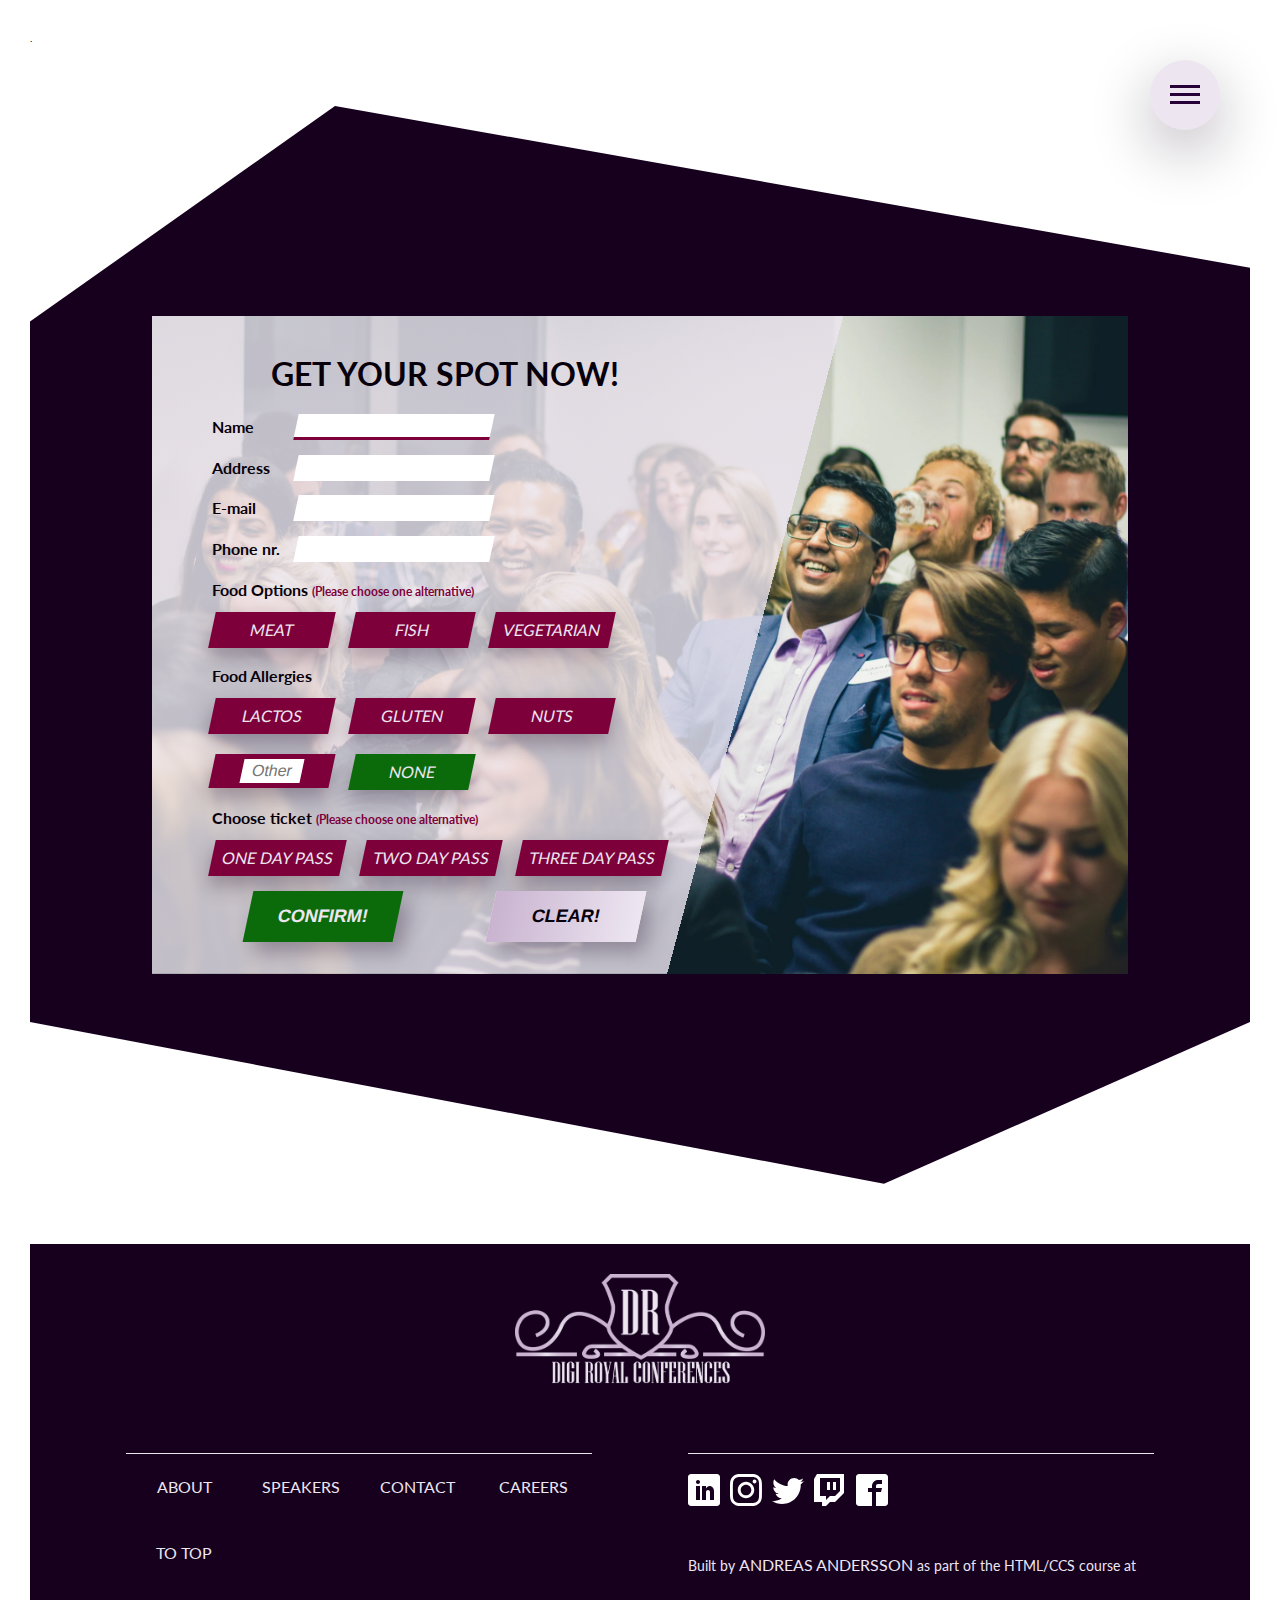
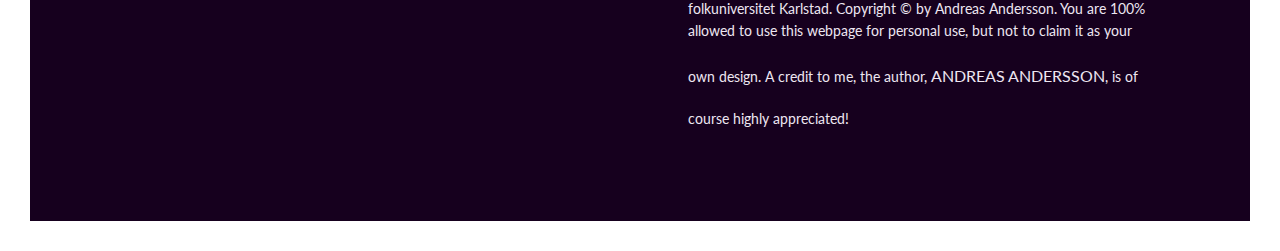
<file: booking.html>
<!DOCTYPE html>
<html lang="en">
  <head>
    <meta charset="UTF-8" />
    <meta http-equiv="X-UA-Compatible" content="IE=edge" />
    <meta name="viewport" content="width=device-width, initial-scale=1.0" />
    <meta
      name="description"
      content="Fictional bookingpage for a fictional conference in Karlstad, arranged by the fictional company Digi Royal"
    />
    <link rel="icon" type="image/x-icon" href="/img/2x/Asset 1@2xfavicon.png" />
    <link rel="preconnect" href="https://fonts.googleapis.com" />
    <link rel="preconnect" href="https://fonts.gstatic.com" crossorigin />
    <link
      href="https://fonts.googleapis.com/css2?family=Lato:wght@100;300;400;700;900&display=swap"
      rel="stylesheet"
    />
    <link rel="stylesheet" href="/css/base.css" />
    <link rel="stylesheet" href="/css/landingpage.css" />
    <link rel="stylesheet" href="/css/navigation.css" />
    <link rel="stylesheet" href="/css/booking.css" />
    <title>Digi Royal: Bookings for Karlstad 9/12 - 11/12</title>
  </head>
  <body>
    <input type="checkbox" class="navigation__checkbox" id="navi-toggle" />
    <label for="navi-toggle" class="navigation__btn">
      <span class="navigation__icon"></span>
    </label>
    <div class="navigation__popin">&nbsp;</div>

    <nav class="navigation__nav">
      <ul class="navigation__list">
        <li class="navigation__item">
          <a
            onclick="document.querySelector('.navigation__checkbox').checked=false"
            href="../index.html#about"
            class="navigation__link"
            ><span>01</span>About</a
          >
        </li>
        <li class="navigation__item">
          <a
            onclick="document.querySelector('.navigation__checkbox').checked=false"
            href="../index.html#speakers"
            class="navigation__link"
            ><span>02</span>Speakers</a
          >
        </li>

        <li class="navigation__item">
          <a
            onclick="document.querySelector('.navigation__checkbox').checked=false"
            href="../index.html#gallery"
            class="navigation__link"
            ><span>03</span>Gallery</a
          >
        </li>
        <li class="navigation__item">
          <a
            onclick="document.querySelector('.navigation__checkbox').checked=false"
            href="../index.html#testimonials"
            class="navigation__link"
            ><span>04</span>Testimonials</a
          >
        </li>
        <li class="navigation__item">
          <a
            onclick="document.querySelector('.navigation__checkbox').checked=false"
            href="../index.html#booking"
            class="navigation__link"
            ><span>05</span>Book now</a
          >
        </li>
      </ul>
      <button class="navigation" aria-label="navigation-button"></button>
    </nav>

    .
    <main>
      <section class="booking">
        <div class="booking-container">
          <form action="#" class="form" autocomplete="on">
            <p class="form-heading">Get your spot now!</p>
            <div class="form__input-box">
              <label for="name" class="form__label form__label--main"
                >Name</label
              >
              <input
                type="text"
                class="form__input form__input--text"
                id="name"
                placeholder=""
                minlength="2"
                autofocus
                required
              />
            </div>
            <div class="form__input-box">
              <label for="address" class="form__label form__label--main"
                >Address</label
              >
              <input
                type="text"
                class="form__input form__input--text"
                id="address"
                placeholder=""
                minlength="3"
                required
              />
            </div>
            <div class="form__input-box">
              <label for="email" class="form__label form__label--main"
                >E-mail</label
              >
              <input
                type="email"
                class="form__input form__input--text"
                id="email"
                placeholder=""
                minlength="5"
                required
              />
            </div>
            <div class="form__input-box">
              <label for="phone" class="form__label form__label--main"
                >Phone nr.</label
              >
              <input
                type="text"
                class="form__input form__input--text"
                id="phone"
                placeholder=""
                pattern="[0-9]{6 -14}"
                minlength="6"
                maxlength="20"
                required
              />
            </div>
            <div class="form__input-box--radio">
              <label
                for=""
                class="input-box__label form__label form__label--main"
                >Food Options
                <span class="error-msg"
                  >(Please choose one alternative)</span
                ></label
              >
              <div class="form__input--radio-container">
                <div class="form__input--radio">
                  <input
                    type="radio"
                    class="form__input"
                    id="meat"
                    name="food"
                    required
                  />
                  <label for="meat" class="form__label form__label--radio"
                    >Meat</label
                  >
                </div>
                <div class="form__input--radio">
                  <input
                    type="radio"
                    class="form__input"
                    id="fish"
                    name="food"
                  />
                  <label for="fish" class="form__label form__label--radio"
                    >Fish</label
                  >
                </div>
                <div class="form__input--radio">
                  <input
                    type="radio"
                    class="form__input"
                    id="veg"
                    name="food"
                  />
                  <label for="veg" class="form__label form__label--radio"
                    >Vegetarian</label
                  >
                </div>
              </div>
            </div>
            <div class="form__input-box--radio">
              <label class="input-box__label form__label form__label--main"
                >Food Allergies</label
              >
              <div class="form__input--radio-container">
                <div class="form__input--radio">
                  <input type="checkbox" class="form__input" id="lactos" />
                  <label for="lactos" class="form__label form__label--radio"
                    >lactos</label
                  >
                </div>
                <div class="form__input--radio">
                  <input type="checkbox" class="form__input" id="gluten" />
                  <label for="gluten" class="form__label form__label--radio"
                    >gluten</label
                  >
                </div>
                <div class="form__input--radio">
                  <input type="checkbox" class="form__input" id="nuts" />
                  <label for="nuts" class="form__label form__label--radio"
                    >nuts</label
                  >
                </div>
                <div class="form__input--radio">
                  <input type="checkbox" class="form__input" id="choose" />
                  <label for="choose" class="form__label form__label--radio"
                    ><input
                      type="text"
                      class="form__input form__input--allergy"
                      id="choose"
                      placeholder="Other"
                  /></label>
                </div>
                <div class="form__input--radio">
                  <input
                    type="checkbox"
                    class="form__input"
                    id="none"
                    checked
                  />
                  <label for="none" class="form__label form__label--radio"
                    >none</label
                  >
                </div>
              </div>
            </div>
            <div class="form__input-box--radio">
              <label
                class="input-box__label form__label form__label--main"
                data-error="(Please choose one alternative!)"
                >Choose ticket
                <span class="error-msg"
                  >(Please choose one alternative)</span
                ></label
              >
              <div class="form__input--radio-container">
                <div class="form__input--radio">
                  <input
                    type="radio"
                    class="form__input"
                    id="oneday"
                    name="days"
                    required
                  />
                  <label for="oneday" class="form__label form__label--radio"
                    >one day pass</label
                  >
                </div>
                <div class="form__input--radio">
                  <input
                    type="radio"
                    class="form__input"
                    id="twoday"
                    name="days"
                  />
                  <label for="twoday" class="form__label form__label--radio"
                    >two day pass</label
                  >
                </div>
                <div class="form__input--radio">
                  <input
                    type="radio"
                    class="form__input"
                    id="threeday"
                    name="days"
                  />
                  <label for="threeday" class="form__label form__label--radio"
                    >three day pass</label
                  >
                </div>
              </div>
            </div>
            <div class="form__btn-container">
              <button class="btn btn--form btn--confirm">Confirm!</button>
              <button class="btn btn--form btn--clear" type="reset">
                Clear!
              </button>
            </div>
          </form>
        </div>
      </section>
    </main>

    <footer class="footer">
      <div class="footer__logo">
        <img src="/img/2x/Asset 1@2x.png" alt="Digi royal logo" />
      </div>
      <div class="footer-content">
        <nav class="footer__nav">
          <ul class="footer-nav__list">
            <li class="footer-nav__item">
              <a href="../index.html#about" class="footer-nav__link">About</a>
            </li>
            <li class="footer-nav__item">
              <a href="../index.html#speakers" class="footer-nav__link"
                >Speakers</a
              >
            </li>

            <li class="footer-nav__item">
              <a href="mailto:chewiee77@gmail.com" class="footer-nav__link"
                >Contact</a
              >
            </li>
            <li class="footer-nav__item">
              <a href="mailto:chewiee77@gmail.com" class="footer-nav__link"
                >Careers</a
              >
            </li>
            <li class="footer-nav__item">
              <a href="#" class="footer-nav__link">To top</a>
            </li>
          </ul>
        </nav>
        <div class="footer-content__text">
          <div class="footer__socials">
            <a
              href="https://www.linkedin.com/in/andreas-andersson-310081109/"
              target="_blank"
              ><img src="/img/linkedin.svg" alt="linkedin logo"
            /></a>
            <a href="https://www.instagram.com/chewiee77_ttv/" target="_blank"
              ><img src="/img/instagram.svg" alt="instagram logo"
            /></a>
            <a href="https://twitter.com/Chewiee77" target="_blank"
              ><img src="/img/twitter.svg" alt="twitter logo"
            /></a>
            <a href="https://www.twitch.tv/chewiee77" target="_blank"
              ><img src="/img/twitch.svg" alt="twitch logo"
            /></a>
            <a href="https://www.facebook.com/Chewiee77/" target="_blank"
              ><img src="/img/facebook2.svg" alt="facebook logo"
            /></a>
          </div>
          <div class="copyright">
            <p>
              Built by
              <a
                href="https://www.linkedin.com/in/andreas-andersson-310081109/"
                target="_blank"
                class="footer-nav__link"
                >Andreas Andersson</a
              >
              as part of the HTML/CCS course at folkuniversitet Karlstad.
              Copyright &copy; by Andreas Andersson. You are 100% allowed to use
              this webpage for personal use, but not to claim it as your own
              design. A credit to me, the author,
              <a
                href="https://www.linkedin.com/in/andreas-andersson-310081109/"
                target="_blank"
                class="footer-nav__link"
                >Andreas Andersson</a
              >, is of course highly appreciated!
            </p>
          </div>
        </div>
      </div>
    </footer>
  </body>
</html>
</file>
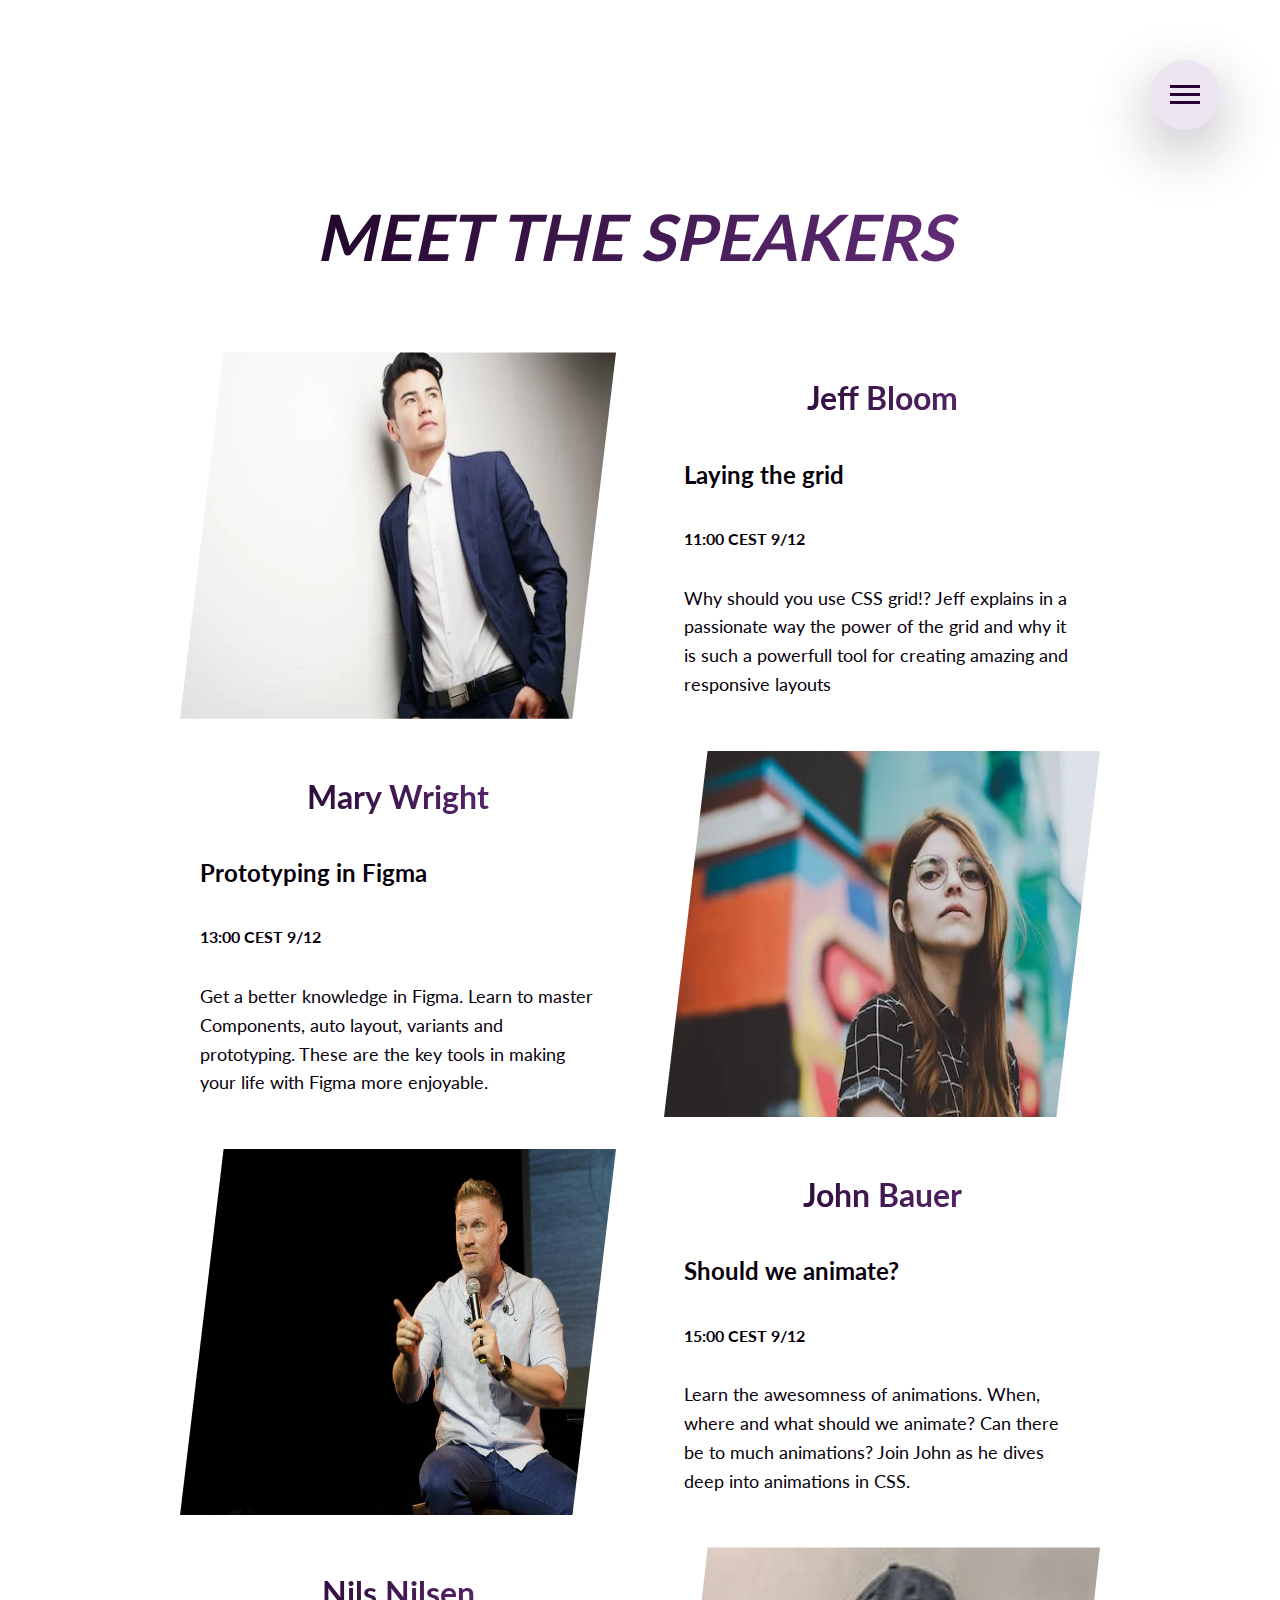
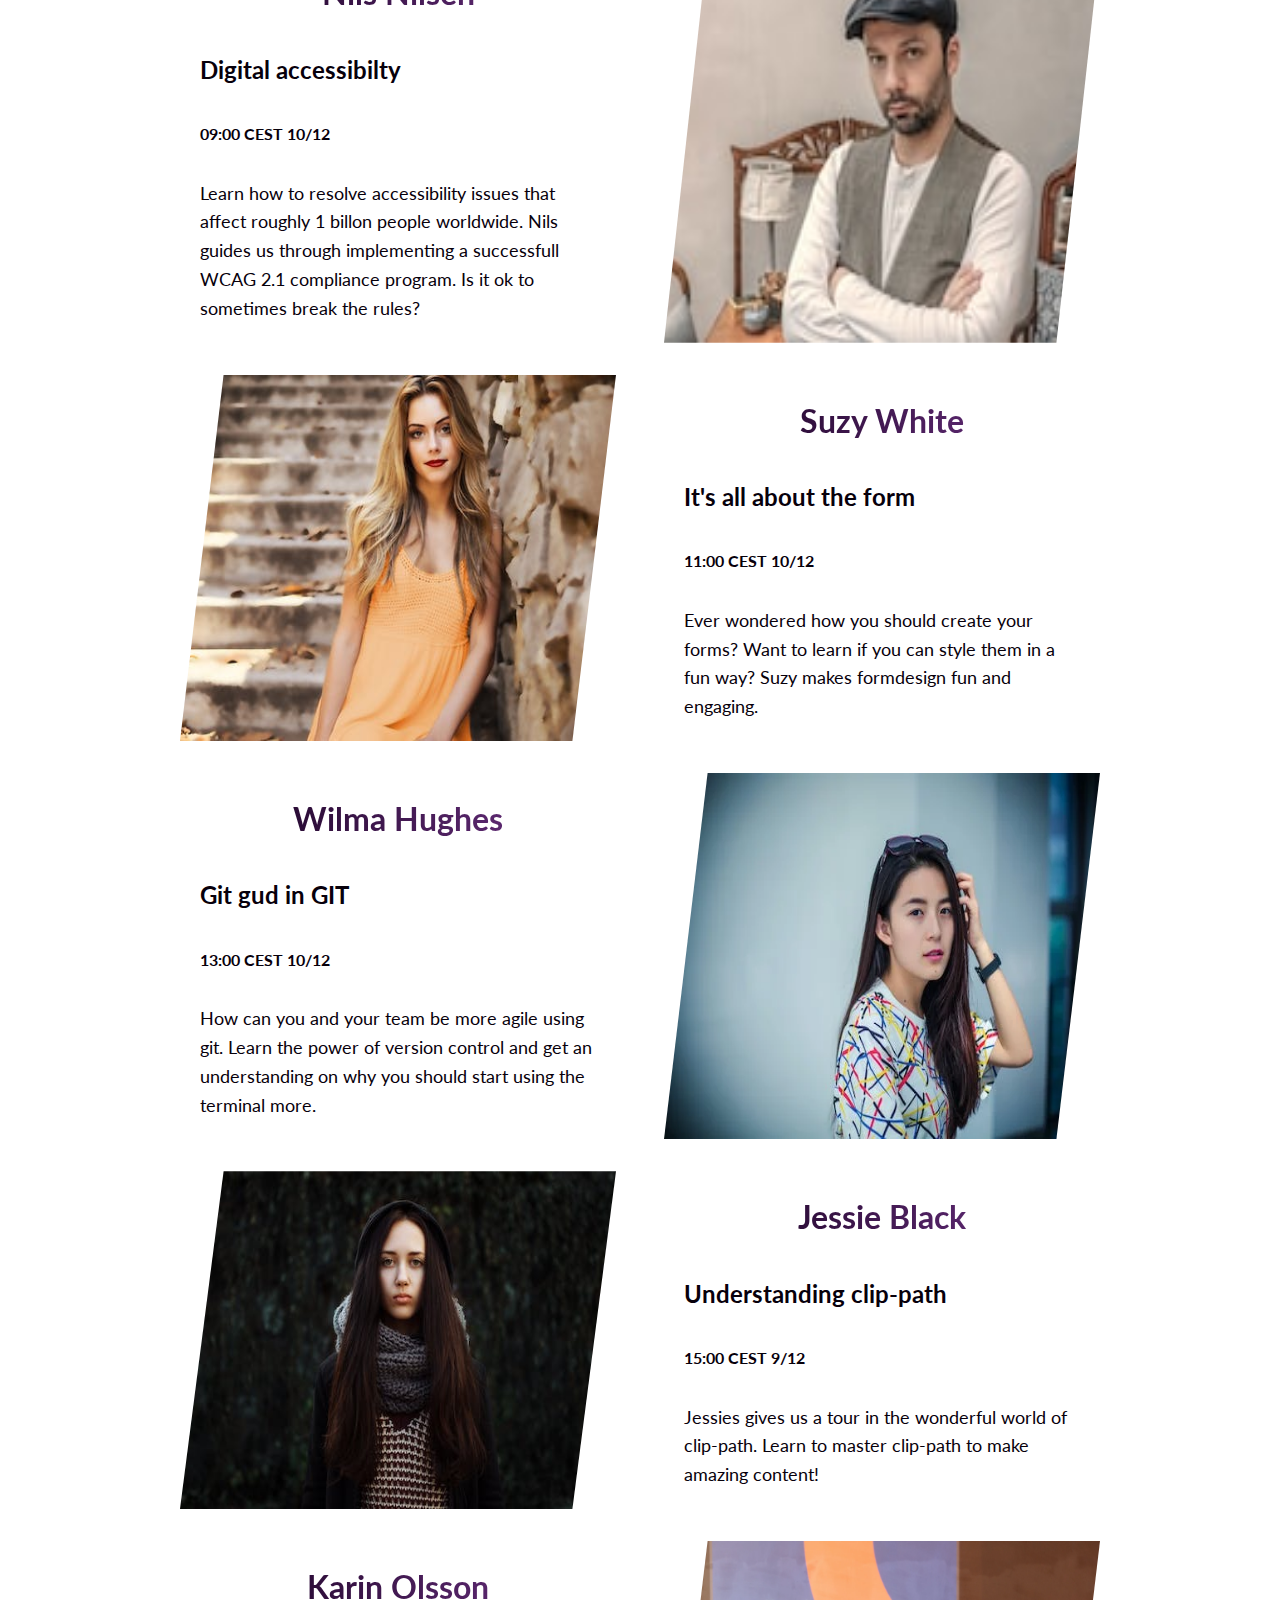
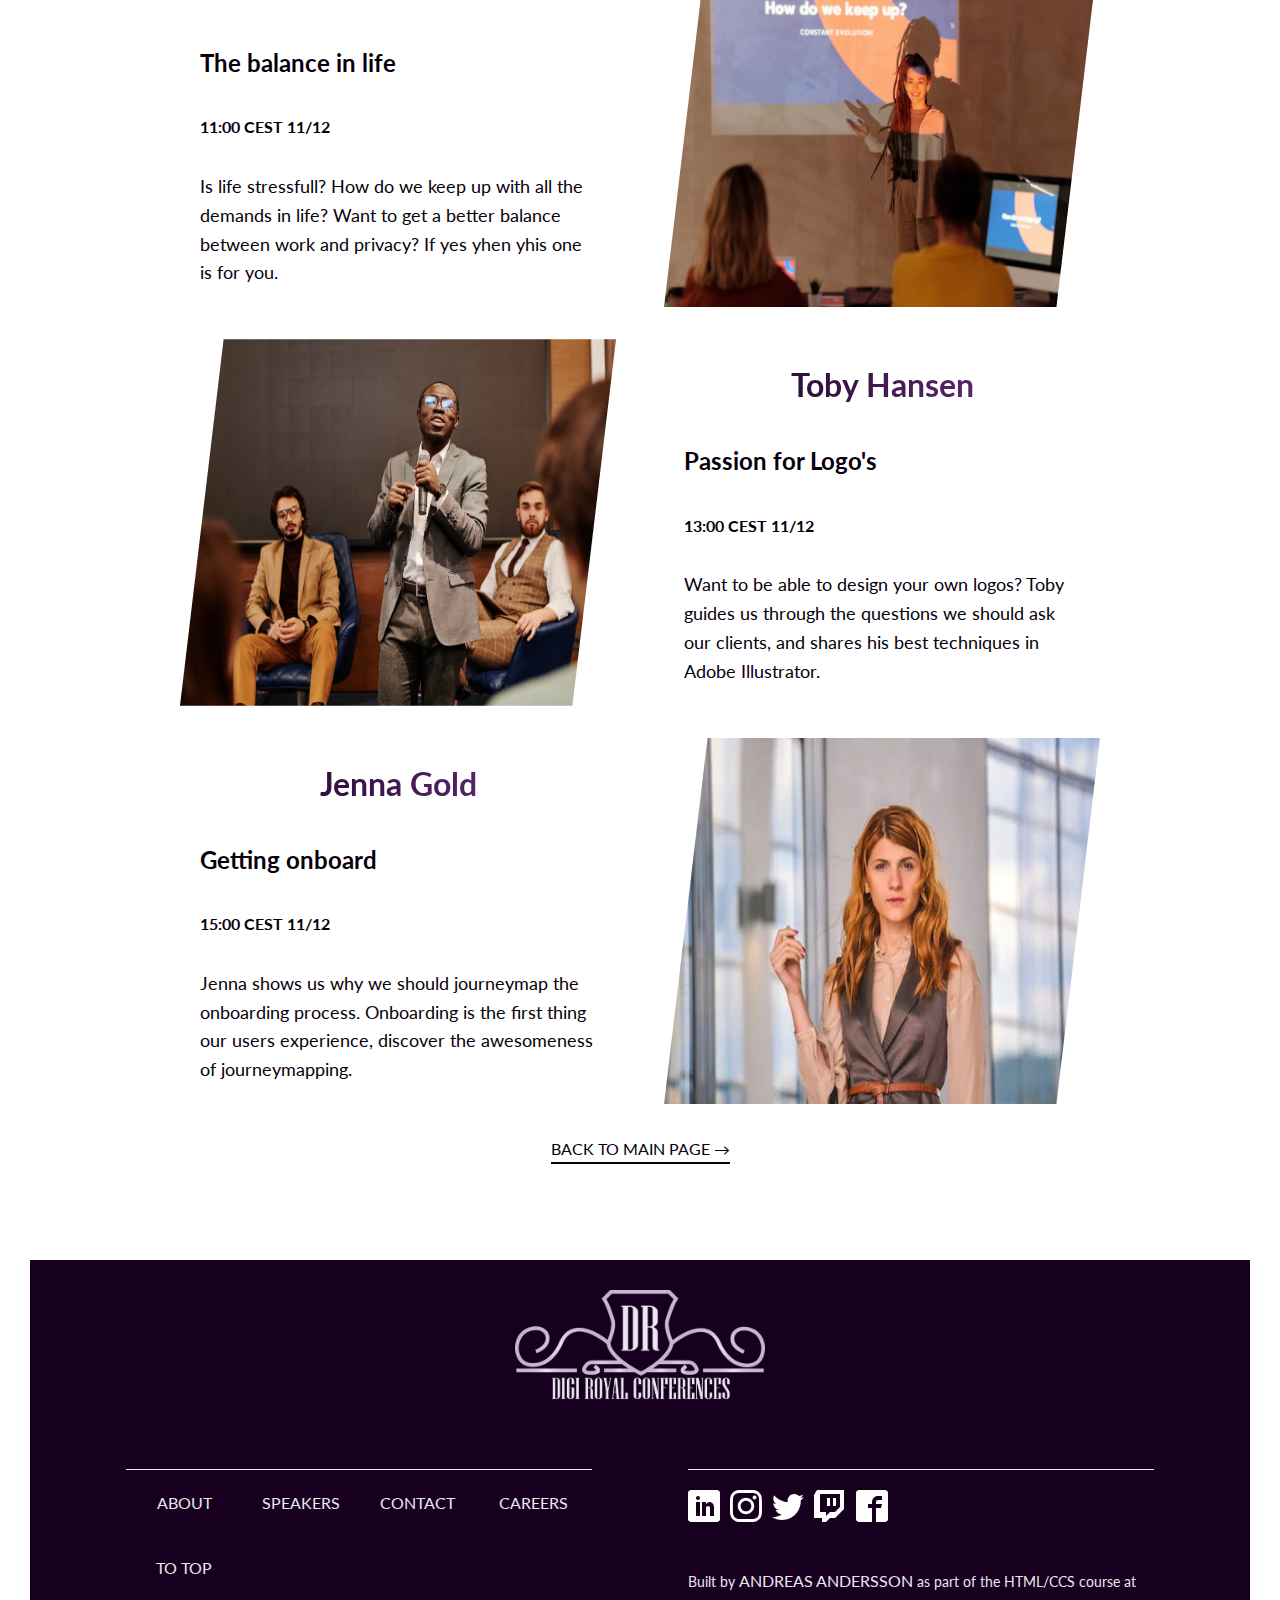
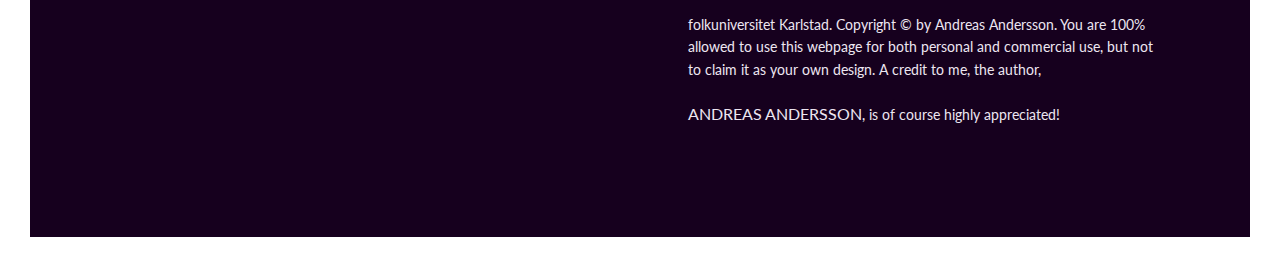
<file: speakers.html>
<!DOCTYPE html>
<html lang="en">
  <head>
    <meta charset="UTF-8" />
    <meta http-equiv="X-UA-Compatible" content="IE=edge" />
    <meta name="viewport" content="width=device-width, initial-scale=1.0" />
    <meta
      name="description"
      content="Page that lists fictional speakers for a fictional conference in Karlstad, arranged by the fictional company Digi Royal"
    />
    <link rel="icon" type="image/x-icon" href="/img/2x/Asset 1@2xfavicon.png" />
    <link rel="preconnect" href="https://fonts.googleapis.com" />
    <link rel="preconnect" href="https://fonts.gstatic.com" crossorigin />
    <link
      href="https://fonts.googleapis.com/css2?family=Lato:wght@100;300;400;700;900&display=swap"
      rel="stylesheet"
    />
    <link rel="stylesheet" href="/css/base.css" />
    <link rel="stylesheet" href="/css/landingpage.css" />
    <link rel="stylesheet" href="/css/navigation.css" />
    <link rel="stylesheet" href="/css/ticket.css" />
    <title>Digi Royal Speakers Attending in Karlstad</title>
  </head>
  <body>
    <input type="checkbox" class="navigation__checkbox" id="navi-toggle" />
    <label for="navi-toggle" class="navigation__btn">
      <span class="navigation__icon"></span>
    </label>
    <div class="navigation__popin">&nbsp;</div>

    <nav class="navigation__nav">
      <ul class="navigation__list">
        <li class="navigation__item">
          <a
            onclick="document.querySelector('.navigation__checkbox').checked=false"
            href="../index.html#about"
            class="navigation__link"
            ><span>01</span>About</a
          >
        </li>
        <li class="navigation__item">
          <a
            onclick="document.querySelector('.navigation__checkbox').checked=false"
            href="../index.html#speakers"
            class="navigation__link"
            ><span>02</span>Speakers</a
          >
        </li>

        <li class="navigation__item">
          <a
            onclick="document.querySelector('.navigation__checkbox').checked=false"
            href="../index.html#gallery"
            class="navigation__link"
            ><span>03</span>Gallery</a
          >
        </li>
        <li class="navigation__item">
          <a
            onclick="document.querySelector('.navigation__checkbox').checked=false"
            href="../index.html#testimonials"
            class="navigation__link"
            ><span>04</span>Testimonials</a
          >
        </li>
        <li class="navigation__item">
          <a
            onclick="document.querySelector('.navigation__checkbox').checked=false"
            href="../index.html#booking"
            class="navigation__link"
            ><span>05</span>Book now</a
          >
        </li>
      </ul>
      <button class="navigation" aria-label="navigation-button"></button>
    </nav>

    <main>
      <section class="speakers" id="speakers">
        <h2 class="heading-secondary heading-dark">Meet the speakers</h2>
        <div class="speaker-container">
          <figure class="speaker__item">
            <img
              src="/img/speaker-1.webp"
              alt="Jeff leaning against the wall"
              class="speaker__img speaker__img--animated"
            />
          </figure>
          <div class="speaker__text-content">
            <h3 class="speaker__heading">Jeff Bloom</h3>
            <h4 class="speaker__keynote">Laying the grid</h4>
            <h5 class="speaker__time">11:00 CEST 9/12</h5>
            <p class="speaker__usp">
              Why should you use CSS grid!? Jeff explains in a passionate way
              the power of the grid and why it is such a powerfull tool for
              creating amazing and responsive layouts
            </p>
          </div>
        </div>
        <div class="speaker-container">
          <figure class="speaker__item speaker__item-z">
            <img
              src="/img/speaker-2.webp"
              alt="Mary posing for the camera"
              class="speaker__img speaker__img--animated"
            />
          </figure>
          <div class="speaker__text-content">
            <h3 class="speaker__heading">Mary Wright</h3>
            <h4 class="speaker__keynote">Prototyping in Figma</h4>
            <h5 class="speaker__time">13:00 CEST 9/12</h5>
            <p class="speaker__usp">
              Get a better knowledge in Figma. Learn to master Components, auto
              layout, variants and prototyping. These are the key tools in
              making your life with Figma more enjoyable.
            </p>
          </div>
        </div>
        <div class="speaker-container">
          <figure class="speaker__item">
            <img
              src="/img/speaker-g1021fe064_1920.webp"
              alt="John inspiring people on stage"
              class="speaker__img speaker__img--animated"
            />
          </figure>
          <div class="speaker__text-content">
            <h3 class="speaker__heading">John Bauer</h3>
            <h4 class="speaker__keynote">Should we animate?</h4>
            <h5 class="speaker__time">15:00 CEST 9/12</h5>
            <p class="speaker__usp">
              Learn the awesomness of animations. When, where and what should we
              animate? Can there be to much animations? Join John as he dives
              deep into animations in CSS.
            </p>
          </div>
        </div>

        <div class="speaker-container">
          <figure class="speaker__item speaker__item-z">
            <img
              src="/img/photo-1455354269813-737d9df115bb.jpg"
              alt="Nils Nilsen looking serious with arms crossed"
              class="speaker__img speaker__img--animated"
            />
          </figure>
          <div class="speaker__text-content">
            <h3 class="speaker__heading">Nils Nilsen</h3>
            <h4 class="speaker__keynote">Digital accessibilty</h4>
            <h5 class="speaker__time">09:00 CEST 10/12</h5>
            <p class="speaker__usp">
              Learn how to resolve accessibility issues that affect roughly 1
              billon people worldwide. Nils guides us through implementing a
              successfull WCAG 2.1 compliance program. Is it ok to sometimes
              break the rules?
            </p>
          </div>
        </div>
        <div class="speaker-container">
          <figure class="speaker__item">
            <img
              src="/img/pexels-photo-235462.jpeg"
              alt="Suzy standing infront of some stairs"
              class="speaker__img speaker__img--animated"
            />
          </figure>
          <div class="speaker__text-content">
            <h3 class="speaker__heading">Suzy White</h3>
            <h4 class="speaker__keynote">It's all about the form</h4>
            <h5 class="speaker__time">11:00 CEST 10/12</h5>
            <p class="speaker__usp">
              Ever wondered how you should create your forms? Want to learn if
              you can style them in a fun way? Suzy makes formdesign fun and
              engaging.
            </p>
          </div>
        </div>

        <div class="speaker-container">
          <figure class="speaker__item speaker__item-z">
            <img
              src="/img/pexels-photo-253758.webp"
              alt="Wilma posing for the camera"
              class="speaker__img speaker__img--animated"
            />
          </figure>
          <div class="speaker__text-content">
            <h3 class="speaker__heading">Wilma Hughes</h3>
            <h4 class="speaker__keynote">Git gud in GIT</h4>
            <h5 class="speaker__time">13:00 CEST 10/12</h5>
            <p class="speaker__usp">
              How can you and your team be more agile using git. Learn the power
              of version control and get an understanding on why you should
              start using the terminal more.
            </p>
          </div>
        </div>
        <div class="speaker-container">
          <figure class="speaker__item">
            <img
              src="/img/pexels-photo-326546.jpeg"
              alt="Jessie acting serious infront of cam"
              class="speaker__img speaker__img--animated"
            />
          </figure>
          <div class="speaker__text-content">
            <h3 class="speaker__heading">Jessie Black</h3>
            <h4 class="speaker__keynote">Understanding clip-path</h4>
            <h5 class="speaker__time">15:00 CEST 9/12</h5>
            <p class="speaker__usp">
              Jessies gives us a tour in the wonderful world of clip-path. Learn
              to master clip-path to make amazing content!
            </p>
          </div>
        </div>
        <div class="speaker-container">
          <figure class="speaker__item speaker__item-z">
            <img
              src="/img/pexels-mikael-blomkvist-6476778.webp"
              alt="Karin giving a lecture"
              class="speaker__img speaker__img--animated"
            />
          </figure>
          <div class="speaker__text-content">
            <h3 class="speaker__heading">Karin Olsson</h3>
            <h4 class="speaker__keynote">The balance in life</h4>
            <h5 class="speaker__time">11:00 CEST 11/12</h5>
            <p class="speaker__usp">
              Is life stressfull? How do we keep up with all the demands in
              life? Want to get a better balance between work and privacy? If
              yes yhen yhis one is for you.
            </p>
          </div>
        </div>

        <div class="speaker-container">
          <figure class="speaker__item">
            <img
              src="/img/pexels-henri-mathieusaintlaurent-8349233.webp"
              alt="Toby giving a relaxed lecture"
              class="speaker__img speaker__img--animated"
            />
          </figure>
          <div class="speaker__text-content">
            <h3 class="speaker__heading">Toby Hansen</h3>
            <h4 class="speaker__keynote">Passion for Logo's</h4>
            <h5 class="speaker__time">13:00 CEST 11/12</h5>
            <p class="speaker__usp">
              Want to be able to design your own logos? Toby guides us through
              the questions we should ask our clients, and shares his best
              techniques in Adobe Illustrator.
            </p>
          </div>
        </div>

        <div class="speaker-container">
          <figure class="speaker__item speaker__item-z">
            <img
              src="/img/pexels-photo-671800.webp"
              alt="Jenna posing for the camera"
              class="speaker__img speaker__img--animated"
            />
          </figure>
          <div class="speaker__text-content">
            <h3 class="speaker__heading">Jenna Gold</h3>
            <h4 class="speaker__keynote">Getting onboard</h4>
            <h5 class="speaker__time">15:00 CEST 11/12</h5>
            <p class="speaker__usp">
              Jenna shows us why we should journeymap the onboarding process.
              Onboarding is the first thing our users experience, discover the
              awesomeness of journeymapping.
            </p>
          </div>
        </div>

        <a href="../index.html" class="speakers__link"
          >Back to main page &rarr;</a
        >
      </section>
    </main>
    <footer class="footer">
      <div class="footer__logo">
        <img src="/img/2x/Asset 1@2x.png" alt="Digi royal logo" />
      </div>
      <div class="footer-content">
        <nav class="footer__nav">
          <ul class="footer-nav__list">
            <li class="footer-nav__item">
              <a href="../index.html#about" class="footer-nav__link">About</a>
            </li>
            <li class="footer-nav__item">
              <a href="../index.html#speakers" class="footer-nav__link"
                >Speakers</a
              >
            </li>

            <li class="footer-nav__item">
              <a href="mailto:chewiee77@gmail.com" class="footer-nav__link"
                >Contact</a
              >
            </li>
            <li class="footer-nav__item">
              <a href="mailto:chewiee77@gmail.com" class="footer-nav__link"
                >Careers</a
              >
            </li>
            <li class="footer-nav__item">
              <a href="#" class="footer-nav__link">To top</a>
            </li>
          </ul>
        </nav>
        <div class="footer-content__text">
          <div class="footer__socials">
            <a
              href="https://www.linkedin.com/in/andreas-andersson-310081109/"
              target="_blank"
              ><img src="/img/linkedin.svg" alt="linkedin logo"
            /></a>
            <a href="https://www.instagram.com/chewiee77_ttv/" target="_blank"
              ><img src="/img/instagram.svg" alt="instagram logo"
            /></a>
            <a href="https://twitter.com/Chewiee77" target="_blank"
              ><img src="/img/twitter.svg" alt="twitter logo"
            /></a>
            <a href="https://www.twitch.tv/chewiee77" target="_blank"
              ><img src="/img/twitch.svg" alt="twitch logo"
            /></a>
            <a href="https://www.facebook.com/Chewiee77/" target="_blank"
              ><img src="/img/facebook2.svg" alt="facebook logo"
            /></a>
          </div>
          <div class="copyright">
            <p>
              Built by
              <a
                href="https://www.linkedin.com/in/andreas-andersson-310081109/"
                target="_blank"
                class="footer-nav__link"
                >Andreas Andersson</a
              >
              as part of the HTML/CCS course at folkuniversitet Karlstad.
              Copyright &copy; by Andreas Andersson. You are 100% allowed to use
              this webpage for both personal and commercial use, but not to
              claim it as your own design. A credit to me, the author,
              <a
                href="https://www.linkedin.com/in/andreas-andersson-310081109/"
                target="_blank"
                class="footer-nav__link"
                >Andreas Andersson</a
              >, is of course highly appreciated!
            </p>
          </div>
        </div>
      </div>
    </footer>
  </body>
</html>
</file>
<file: css/base.css>
/* COLOR CONVERSION: 
#07000b = rgb(7, 0, 11)
#16001e = rgb(22, 0, 30)
#260037 = rgb(38, 0, 55)
#3c0058 = rgb(60, 0, 88)
#5d1a7d = rgb(93, 26, 125)
#6f3386 = rgb(111, 51, 134)
#c9b3d0 = rgb(201, 179, 208)
#ede6f1 = rgb(237, 230, 241)

*/

/* SHADOWS
  light: 0 2rem 6rem rgba(rgb(22, 0, 30, 0.2));
  dark: 0 2rem 6rem rgba(rgb(22, 0, 30, 0.2));
   */

/* BREAKPOINTS */

/*--bp-huge: 112.5em;  1600px */
/*--bp-largest: 75em;  1200px */
/*--bp-medium: 62.5em;  1000px */
/*--bp-medium: 56.25em;  900px */
/*--bp-small: 43.75em;  700px */
/*--bp-smallest: 37.5em;  600px */

:root {
  /* COLORS */
  --color-primary: #16001e;
  --color-primary-light-1: #5d1a7d;
  --color-primary-light-2: #6f3386;
  --color-primary-dark-1: #3c0058;
  --color-primary-dark-2: #260037;

  --color-light-opacity-8: rgba(237, 230, 241, 0.8);

  --color-text-dark-1: #07000b;
  --color-text-light-1: #ede6f1;
  --color-text-light-2: #c9b3d0;

  --color-valid: #0b6b0b;
  --color-invalid: #7d003b;

  /* FONTS */
  --font-boldest: 900;
  --font-bold: 700;
  --font-thin: 300;
  --font-thinest: 100;
}

*,
*::before,
*::after {
  margin: 0;
  padding: 0;
  box-sizing: inherit;
}

html {
  box-sizing: border-box;
  font-size: 62.5%;
  scroll-behavior: smooth;
}

body {
  position: relative;
  font-family: "Lato", sans-serif;
  font-weight: 400;
  line-height: 1.6;
  color: var(--color-text-dark-1);
  padding: 3rem;
  background-color: var(--color-text-light-1-);
  overflow-x: hidden;
}

::-webkit-scrollbar {
  width: 1rem;
}
::-webkit-scrollbar-track {
  background: var(--color-text-light-1);
}
::-webkit-scrollbar-thumb {
  background: var(--color-text-light-2);
}
::-webkit-scrollbar-thumb:hover {
  background: var(--color-primary);
}

::selection {
  color: var(--color-text-dark-1);
  background-color: var(--color-text-light-2);
}

/* BUTTON STYLING --------------------------------------------- */

.btn,
btn:link,
btn:visited {
  display: inline-block;
  text-decoration: none;
  text-transform: uppercase;
  font-weight: var(--font-bold);
  font-size: 1.8rem;
  padding: 1.5rem;
  /* border-radius: 20rem; */
  transform: skewX(-12deg);
  box-shadow: 1rem 1rem 2rem rgba(22, 0, 30, 0.3);
  min-width: 15rem;
  border: none;
  cursor: pointer;
  transition: all 0.3s;
}

.btn:hover {
  transform: translateY(-3px);
  box-shadow: 2rem 2rem 2rem rgba(22, 0, 30, 0.2);
}
.btn:active {
  transform: translateY(-1px);
  box-shadow: 1rem 1rem 2rem rgba(22, 0, 30, 0.4);
}

.btn--light {
  position: relative;
  background-color: var(--color-text-light-1);
  color: var(--color-primary-dark-2);
}

.btn--light::after {
  content: "";
  display: inline-block;
  background-color: inherit;
  height: 100%;
  width: 100%;
  /* border-radius: 10rem; */
  position: absolute;
  top: 0;
  left: 0;
  z-index: -10;
  transition: all 0.5s;
}

.btn--light:hover::after {
  transform: scale(1.4, 1.6);
  opacity: 0;
}

.btn--centerd {
  align-self: end;
}

.btn--animated {
  animation: moveInBottom 0.5s ease-out 0.75s;
  animation-fill-mode: backwards;
}

@media only screen and (max-width: 75em) {
  body {
    padding: 0;
  }
}
@media only screen and (max-width: 75em) {
  html {
    font-size: 50%;
  }
}
@media only screen and (max-width: 37.5em) {
  html {
    font-size: 40%;
  }
}
</file>
<file: css/landingpage.css>
.header {
  position: relative;
  height: 95vh;
  background-image: linear-gradient(
      to right bottom,
      rgba(22, 0, 30, 0.8),
      rgba(60, 0, 88, 0.8)
    ),
    url(../img/alexandre-pellaes-6vAjp0pscX0-unsplash.webp);
  background-size: cover;
  background-position: center;
  clip-path: polygon(0 0, 100% 0, 100% 75vh, 0 100%);
}

.header__logo {
  height: 20rem;
  width: 20rem;
  position: absolute;
  top: 3rem;
  left: 3rem;
}

.header__logo > img {
  width: 100%;
}

.header__text-container {
  width: 120rem;
  position: absolute;
  top: 40%;
  left: 50%;
  transform: translate(-50%, -50%);
  display: flex;
  flex-direction: column;
  align-items: center;
  color: var(--color-text-light-1);
  text-transform: uppercase;

  margin-bottom: 6rem;
}

.header__text {
  width: 100%;
  animation: moveInRight 1s ease-out;
}

.header__text--main {
  width: 100%;
  font-size: 6rem;
  font-weight: var(--font-bold);
  line-height: 1;
  display: flex;
  flex-direction: column;
  align-items: center;
}
.header__text .header__text--main-2 {
  transform: translateX(15rem);
}
.header__text--secondary {
  font-size: 3.5rem;
  font-weight: var(--font-bold);
  animation: moveInLeft 1s ease-out;
}
.header__text--tertiary {
  font-size: 6rem;
  font-weight: var(--font-bold);
  margin-bottom: 6rem;
  transform: translateX(-7rem);
  animation: moveInLeft2 1s ease-out;
}

.header__text--year {
  position: absolute;
  font-size: 10rem;
  font-weight: var(--font-bold);
  top: 11rem;
  right: 20rem;
  transform: scale(1.5);
  animation: yearPulse 1s ease-out 0.8s;
  animation-fill-mode: backwards;
  background-image: linear-gradient(
    to right,
    var(--color-text-light-2),
    var(--color-text-light-1)
  );
  background-clip: text;
  -webkit-background-clip: text;
  color: transparent;
}

@keyframes moveInLeft {
  0% {
    opacity: 0;
    transform: translateX(-10rem);
  }

  80% {
    transform: translateX(1rem);
  }

  100% {
    opacity: 1;
    transform: translate(0);
  }
}
@keyframes moveInLeft2 {
  0% {
    opacity: 0;
    transform: translateX(-15rem);
  }

  80% {
    transform: translateX(-5rem);
  }

  100% {
    opacity: 1;
    transform: translate(-7rem);
  }
}
@keyframes moveInRight {
  0% {
    opacity: 0;
    transform: translateX(10rem);
  }

  80% {
    transform: translateX(-1rem);
  }

  100% {
    opacity: 1;
    transform: translate(0);
  }
}
@keyframes moveInBottom {
  0% {
    opacity: 0;
    transform: translateY(3rem) skewX(-12deg);
  }

  100% {
    opacity: 1;
    transform: translate(0) skewX(-12deg);
  }
}
@keyframes yearPulse {
  0% {
    opacity: 0;
    transform: scale(0);
  }

  50% {
    opacity: 1;
    transform: scale(1.8);
  }
  100% {
    opacity: 1;
    transform: scale(1.5);
  }
}

@media only screen and (max-width: 75em) {
  .header__text-container {
    width: auto;
  }
  .header__text--year {
    right: -15rem;
  }
}

@media only screen and (max-width: 56.25em) {
  .header {
    clip-path: polygon(0 0, 100% 0, 100% 85vh, 0 100%);
  }
  .header__text-container {
    position: absolute;
    top: 40%;
    left: 50%;
    transform: translate(-50%, -50%);
  }

  .header__text--main {
    font-size: 4.8rem;
  }
  .header__text .header__text--main-2 {
    transform: translateX(0);
  }
  .header__text--year {
    position: relative;
    right: 0;
    top: 0;
    margin-bottom: 2rem;
  }
  .header__text--tertiary {
    margin-bottom: 0;
  }
}

@media only screen and (min-width: 100em) {
  .header__text-container {
    width: 120rem;
  }
}
@media only screen and (max-height: 40em) {
  .header__text--year {
    font-size: 6rem;
  }
  .header__text--tertiary {
    font-size: 3rem;
  }
}

/* ABOUT SECTION ------------------------------------------------------ */

.about {
  padding: 15rem 6rem;
  background-color: var(--color-primary);
  display: flex;
  color: var(--color-text-light-1);

  flex-direction: column;
  clip-path: polygon(0 20%, 25% 0, 100% 20%, 100% 85%, 70% 100%, 0 80%);
}

.heading-secondary {
  text-align: center;
  font-size: 6.4rem;
  text-transform: uppercase;
  color: var(--color-text-light-1);
  margin-bottom: 3.2rem;
  margin-top: 6rem;
  transform: skewX(-12deg);
}

.about-container {
  max-width: 120rem;
  margin: 0 auto;
  display: grid;
  grid-template-columns: 1fr 1fr;
  column-gap: 4.8rem;
  padding: 2.4rem 0 6rem 0;
}

.about__img {
  display: block;
  width: 100%;
  height: 100%;
  object-fit: cover;
  clip-path: polygon(
    0% 5%,
    100% 5%,
    100% 25%,
    0% 25%,
    0% 40%,
    100% 40%,
    100% 60%,
    0% 60%,
    0% 75%,
    100% 75%,
    100% 95%,
    0% 95%
  );
}

.about__text {
  font-weight: var(--font-bold);
  margin-bottom: 3rem;
}
.about__text--large {
  font-size: 3.2rem;
}
.about__text--small {
  font-size: 1.8rem;
}

@media only screen and (max-width: 56.25em) {
  .about-container {
    grid-template-columns: 1fr;
    padding: 2.4rem 0 12rem 0;
  }
  .heading-secondary {
    padding: 4rem 2rem 0 0;
    margin-bottom: 0;
  }
  .about__img {
    width: 80%;
    margin: 0 auto;
    margin-bottom: 2rem;
  }
}

@media only screen and (max-width: 37.5em) {
  .about {
    padding: 15rem 2rem;
  }
}

/* SPEAKERS-SECTION --------------------------------------------- */

.speakers {
  padding: 9.6rem 15rem;
  display: flex;
  flex-direction: column;
  gap: 3.2rem;
}

.heading-dark {
  background-image: linear-gradient(
    to right,
    var(--color-primary),
    var(--color-primary-light-2)
  );
  background-clip: text;
  -webkit-background-clip: text;
  color: transparent;
}

.speaker-container {
  max-width: 120rem;
  margin: 0 auto;
  display: grid;
  grid-template-columns: 1fr 1fr;
  column-gap: 4.8rem;
}

.speaker__item {
  max-width: 70rem;
  min-height: 25rem;
  clip-path: polygon(10% 0, 100% 0, 90% 100%, 0 100%);
}

.speaker__img {
  width: 100%;
  height: 100%;
  object-fit: fill;
}

.speaker__img--animated {
  animation: reveal 0.3s ease-in 0.5s;
  animation-fill-mode: backwards;
}

@keyframes reveal {
  0% {
    filter: blur(10px) hue-rotate(90deg);
  }

  25% {
    filter: blur(7.5px) hue-rotate(67deg);
    transform: scale(1.5) rotate(90deg);
  }
  50% {
    filter: blur(5px) hue-rotate(45deg);
    transform: scale(2) rotate(180deg);
  }
  75% {
    filter: blur(2.5px) hue-rotate(45deg);
    transform: scale(1.5) rotate(270deg);
  }

  100% {
    filter: blur(0);
    transform: scale(1) rotate(360deg);
  }
}

.speaker__item-z {
  grid-column: 2 / 3;
  grid-row: 1 / 2;
}

.speaker__text-content {
  display: flex;
  flex-direction: column;
  gap: 3.2rem;
  padding: 2rem;
}

.speaker__heading {
  text-align: center;
  font-size: 3.2rem;
  background-image: linear-gradient(
    to right,
    var(--color-primary),
    var(--color-primary-light-2)
  );
  background-clip: text;
  -webkit-background-clip: text;
  color: transparent;
}

.speaker__keynote {
  font-size: 2.4rem;
}

.speaker__time {
  font-size: 1.6rem;
}

.speaker__usp {
  font-size: 1.8rem;
  color: var(--color-text-dark-1);
}

.speakers__link:link,
.speakers__link:visited {
  display: inline-block;
  align-self: center;
  text-decoration: none;
  color: var(--color-text-dark-1);
  text-transform: uppercase;
  font-size: 1.6rem;
  border-bottom: 2px solid var(--color-text-dark-1);
  transition: all 0.3s;
}

.speakers__link:hover,
.speakers__link:active {
  transform: translateY(-2px);
  color: var(--color-primary-dark-1);
  border-bottom: 2px solid var(--color-primary-dark-1);
}

@media only screen and (min-width: 112.5em) {
  .speaker__img {
    width: 100%;
    height: 100%;
  }
  .speaker__item {
    min-height: 25rem;
  }
}

@media only screen and (max-width: 56.25em) {
  .speakers {
    padding: 6.4rem;
  }
  .heading-dark {
    font-size: 5.4rem;
  }
  .speaker-container {
    grid-template-columns: 1fr;
  }
  .speaker__item {
    justify-self: center;
    max-width: 70rem;
    clip-path: polygon(10% 0, 100% 0, 90% 100%, 0 100%);
  }
  .speaker__item-z {
    grid-column: 1 / 2;
    grid-row: 1 / 2;
  }
  .speaker__img {
    width: 100%;
  }
}

@media only screen and (max-width: 37.5em) {
  .speakers {
    padding: 3.2rem;
  }
  .heading-dark {
    font-size: 4.8rem;
  }
  .speaker__item {
    clip-path: polygon(10% 0, 100% 0, 90% 100%, 0 100%);
    min-height: 15rem;
    max-width: 70%;
  }
}

/* GALLERY SECTION --------------------------------------------- */

.gallery {
  display: grid;
  grid-template-columns: repeat(8, 1fr);
  grid-template-rows: repeat(7, 5vw);
  gap: 1.5rem;
  padding: 3.2rem 1.5rem;
}

.gallery__img {
  display: block;
  width: 100%;
  height: 100%;
  object-fit: cover;
  filter: saturate(50%) sepia(150%) hue-rotate(220deg); /* NOTE: Check alternate filters */
  transition: all 0.4s;
}

.gallery__img:hover {
  transform: scale(1.1);
  filter: none;
}

.gallery__item {
  overflow: hidden;
}

.gallery__item--1 {
  grid-area: 1 / 1 / span 2 / span 2;
}
.gallery__item--2 {
  grid-area: 1 / 3 / span 3 / span 2;
}
.gallery__item--3 {
  grid-area: 1 / 5 / span 2 / span 3;
}
.gallery__item--4 {
  grid-area: 1 / 8 / span 2 / 9;
}
.gallery__item--5 {
  grid-area: 3 / 1 / span 3 / span 2;
}
.gallery__item--6 {
  grid-area: 5 / 5 / span 3 / 6;
}
.gallery__item--7 {
  grid-area: 4 / 4 / span 4 / 5;
}
.gallery__item--8 {
  grid-area: 4 / 3 / span 2 / 4;
}
.gallery__item--9 {
  grid-area: 3 / 7 / span 2 / span 2;
}
.gallery__item--10 {
  grid-area: 6 / 1 / span 2 / span 3;
}
.gallery__item--11 {
  grid-area: 3 / 5 / span 2 / span 2;
}
.gallery__item--12 {
  grid-area: 5 / 6 / span 3 / span 3;
}

@media only screen and (max-width: 37.5em) {
  .gallery {
    gap: 0.5rem;
  }
}

/* (max-width: 56.25em) {
  .gallery {
    grid-template-columns: repeat(4, 1fr);
    grid-template-rows: repeat(14, 5vw);
  }
}@media only screen and  */

/* TESTIMONIAL SECTION ---------------------------------- */

.testimonials {
  padding: 15rem 0;
  position: relative;
  background-image: linear-gradient(to right bottom, #16001e, #260037);
}

.bg-video {
  position: absolute;
  top: 0;
  left: 0;
  height: 100%;
  width: 100%;
  z-index: 0;

  opacity: 0.3;
  overflow: hidden;
}

.bg-video__content {
  height: 100%;
  width: 100%;
  object-fit: cover;
}

.testimonials__heading {
  text-align: center;
  font-size: 3.2rem;
  text-transform: uppercase;
  color: var(--color-text-light-1);
  margin-bottom: 6rem;
}

.testimonial-container {
  max-width: 120rem;
  margin: 0 auto;
  display: flex;
  flex-direction: column;
  justify-content: space-between;
  align-items: center;
  gap: 3.2rem;
}

.story {
  background-color: var(--color-text-light-1);
  opacity: 0.8;
  width: 65%;
  z-index: 1;
  display: flex;
  gap: 2rem;
  justify-content: center;
  padding: 2rem;
  transform: skewX(-12deg);
}

.story__text {
  font-size: 1.4rem;
  transform: skewX(12deg);
}

.heading-story {
  font-size: 1.8rem;
  margin-bottom: 1rem;
}

.story__shape {
  position: relative;
}

.story__caption {
  position: absolute;
  top: 50%;
  left: 50%;
  transform: translate(-50%, -50%) scale(1.5);
  color: var(--color-text-light-1);
  font-size: 1.2rem;
  text-transform: uppercase;
  font-weight: var(--font-bold);
  opacity: 0;
  transition: all 0.3s;
}

.story__img {
  border-radius: 50%;
  object-fit: cover;
  transform: skewX(12deg);
  transition: all 0.3s;
}

.story:hover .story__img {
  filter: blur(3px) brightness(50%);
}

.story:hover .story__caption {
  opacity: 1;
  transform: translate(-50%, -50%) scale(1);
}

@media only screen and (max-width: 37.5em) {
  .testimonials {
    padding: 6rem 0;
  }
  .story {
    flex-direction: column;
    padding: 4rem;
  }
  .story__shape {
    text-align: center;
    width: 100%;
  }
}

/* BOOKING SECTION ----------------------------------------- */

.bookings {
  padding: 6rem 0 9.6rem 0;
}

.ticket-container {
  max-width: 120rem;
  margin: 0 auto;
  display: grid;
  grid-template-columns: repeat(3, 1fr);
  column-gap: 4.8rem;
  padding: 0 3.2rem;
}

.ticket__recomend {
  transform: scale(1.1);
}

@media only screen and (max-width: 56.25em) {
  .ticket-container {
    grid-template-columns: 1fr;
    row-gap: 6.4rem;
    padding: 0 15rem;
  }
}

@media only screen and (max-width: 37.5em) {
  .ticket-container {
    padding: 0 3rem;
    column-gap: 6rem;
  }

  .ticket__recomend {
    transform: scale(1);
  }
  .heading-dark {
    margin-top: 0;
    padding-top: 0;
  }
}

/* FOOTER SECTION --------------------------- */

.footer {
  background-color: var(--color-primary);
  color: var(--color-text-light-1);
  padding: 3rem 9.6rem;
}

.footer__logo {
  height: auto;
  width: 25rem;
  margin: 0 auto;
}

.footer__logo > img {
  width: 100%;
}

.footer-content {
  display: grid;
  grid-template-columns: 1fr 1fr;
  gap: 9.6rem;
  margin: 6rem 0;
}

.footer__nav {
  display: inline-block;
}

.footer-nav__list {
  display: grid;
  grid-template-columns: repeat(auto-fit, minmax(10rem, 1fr));
  list-style: none;
  border-top: 1px solid var(--color-text-light-1);
}

.footer-nav__item {
  text-align: center;
}

.footer-nav__link:link,
.footer-nav__link:visited {
  display: inline-block;
  padding: 2rem 0;
  text-decoration: none;
  color: inherit;
  text-transform: uppercase;
  font-size: 1.6rem;
  transition: all 0.3s;
}

.footer-nav__link:hover,
.footer-nav__link:active {
  transform: rotate(5deg);
  color: var(--color-text-light-2);
}

.footer__socials {
  margin-bottom: 2rem;
  display: flex;
  gap: 1rem;
  cursor: pointer;
}
.footer__socials > a {
  filter: invert(100%) sepia(0%) saturate(100%) hue-rotate(0deg)
    brightness(100%) contrast(100%);
}

.footer-content__text {
  justify-self: end;
  border-top: 1px solid var(--color-text-light-1);
  padding-top: 2rem;
  font-size: 1.4rem;
}

.footer-content__text a {
  color: var(--color-text-light-1);
  text-decoration: none;
  text-transform: uppercase;
}

@media only screen and (max-width: 37.5em) {
  .footer {
    padding: 3rem 4rem;
  }
  .footer-content {
    grid-template-columns: 1fr;
  }
  .footer-content__text {
    border: none;
  }
}
</file>
<file: css/navigation.css>
.navigation {
  width: 2.7rem;
  background: transparent;
  border: none;
  padding-top: 0;
  padding-bottom: 0;
  vertical-align: middle;
  margin-left: 1rem;
}

.navigation__checkbox {
  display: none;
}

.navigation__btn {
  background-color: var(--color-text-light-1);
  height: 7rem;
  width: 7rem;
  border-radius: 50%;
  position: fixed;
  top: 6rem;
  right: 6rem;
  z-index: 2000;
  cursor: pointer;
  text-align: center;
  box-shadow: 0 2rem 6rem rgba(22, 0, 30, 0.3);
}

.navigation__popin {
  height: 6rem;
  width: 6rem;
  background-image: linear-gradient(
    to bottom right,
    var(--color-primary-dark-2),
    var(--color-primary)
  );
  border-radius: 50%;
  position: fixed;
  top: 6.5rem;
  right: 6.5rem;
  z-index: 1000;
  transition: transform 0.8s cubic-bezier(0.86, 0, 0.07, 1);
}

.navigation__nav {
  height: 100vh;
  width: 0;
  position: fixed;
  top: 0;
  right: 0;
  z-index: 1500;

  opacity: 0;
  transition: all 0.8s cubic-bezier(0.68, -0.55, 0.265, 1.55);
}

.navigation__nav--hidden {
  opacity: 0;
  width: 0;
}

.navigation__list {
  position: absolute;
  top: 50%;
  left: 50%;
  transform: translate(-50%, -50%);
  list-style: none;
  text-align: center;
  width: 100%;
}

.navigation__item {
  margin: 1rem;
  position: relative;
}

.navigation__link span {
  margin-right: 1.5rem;
}

.navigation__link--toggle {
  position: absolute;
  background-color: transparent;
  height: 5rem;
  width: 20rem;
  cursor: pointer;
}

.navigation__link:link,
.navigation__link:visited {
  display: inline-block;
  text-decoration: none;
  font-size: 3rem;
  font-weight: var(--font-thin);
  padding: 1rem 2rem;
  text-transform: uppercase;
  color: var(--color-text-light-1);
  background-image: linear-gradient(
    120deg,
    transparent 0%,
    transparent 50%,
    var(--color-text-light-1) 50%
  );
  background-size: 250%;
  transition: all 0.4s;
}

.navigation__link:hover,
.navigation__link:active {
  background-position: 100%;
  color: var(--color-primary);
  transform: translateX(1rem);
}

/* BURGER MENU --------------------------------------- */

.navigation__icon {
  position: relative;
  margin-top: 3.3rem;
}

.navigation__icon,
.navigation__icon::before,
.navigation__icon::after {
  width: 3rem;
  height: 3px;
  background-color: var(--color-primary-dark-2);
  display: inline-block;
}

.navigation__icon::before,
.navigation__icon::after {
  content: "";
  position: absolute;
  left: 0;
  transition: all 0.3s;
}

.navigation__icon::before {
  top: -0.8rem;
}
.navigation__icon::after {
  top: 0.8rem;
}

.navigation__btn:hover .navigation__icon::before {
  top: -1rem;
}
.navigation__btn:hover .navigation__icon::after {
  top: 1rem;
}

/* NAV FUNCTION ------------------------------- */

.navigation__checkbox:checked ~ .navigation__popin {
  transform: scale(100);
}
.navigation__checkbox:checked ~ .navigation__nav {
  opacity: 1;
  width: 100%;
}

.navigation__link:visited ~ .navigation__nav {
  opacity: 0;
  width: 0;
}

.navigation__checkbox:checked + .navigation__btn .navigation__icon {
  background-color: transparent;
}
.navigation__checkbox:checked + .navigation__btn .navigation__icon::before {
  top: 0;
  transform: rotate(135deg);
}
.navigation__checkbox:checked + .navigation__btn .navigation__icon::after {
  top: 0;
  transform: rotate(-135deg);
}

@media only screen and (max-width: 75em) {
  .navigation__btn {
    top: 5rem;
  }
  .navigation__popin {
    top: 5.5rem;
  }
}

@media only screen and (max-width: 37.5em) {
  .navigation__btn {
    top: 3rem;
    right: 3rem;
  }
  .navigation__popin {
    top: 3.5rem;
    right: 3.5rem;
  }
}
</file>
<file: css/booking.css>
main {
  position: relative;
}

.booking {
  position: relative;
  margin: 6rem 0;
  padding: 15rem 0;
  background-color: var(--color-primary);
  clip-path: polygon(0 20%, 25% 0, 100% 15%, 100% 85%, 70% 100%, 0 85%);
}

.booking-container {
  margin: 6rem auto;
  width: 80%;
  background-image: linear-gradient(
      105deg,
      var(--color-light-opacity-8) 0%,
      var(--color-light-opacity-8) 60%,
      transparent 60%
    ),
    url(/img/wes-lewis-zt6OxRORM2g-unsplash.webp);
  background-size: cover;
  background-position: center;
}

.form {
  width: 60%;
  display: flex;
  flex-direction: column;

  gap: 1.5rem;
  padding: 3.2rem 6rem;
}

.form-heading {
  text-align: center;
  font-size: 3.2rem;
  font-weight: var(--font-bold);
  text-transform: uppercase;
}

.form__input-box {
  display: flex;
  justify-content: space-between;
  flex-wrap: wrap;
  width: 60%;
}

.form__input-box--radio {
  position: relative;
  display: flex;
  flex-direction: column;
  gap: 1rem;
}

.form__label {
  color: var(--color-text-dark-1);
  font-size: 1.6rem;
  cursor: pointer;
}

.form__label--main {
  font-weight: var(--font-bold);
}

.form__input {
  font-size: 1.6rem;
  color: var(--color-text-dark-1);
  width: 70%;
  border: none;
}

.form__input--text {
  transform: skewX(-12deg);
  padding-left: 1rem;
  outline: none;
}

.form__input:focus:valid {
  border-bottom: 3px solid var(--color-valid);
}
.form__input:focus:invalid {
  border-bottom: 3px solid var(--color-invalid);
}

.form__input--radio-container {
  display: flex;
  flex-wrap: wrap;
  gap: 2rem;
}

.form__input--radio > input[type="radio"],
.form__input--radio > input[type="checkbox"] {
  opacity: 0;
  position: fixed;
  width: 0;
}

.form__label--radio {
  display: block;
  background-color: var(--color-invalid);
  color: var(--color-text-light-1);
  padding: 0.5rem 1rem;
  transform: skewX(-12deg);
  box-shadow: 0 1rem 2rem rgba(22, 0, 30, 0.3);
  min-width: 12rem;
  text-transform: uppercase;
  display: flex;
  align-items: center;
  justify-content: center;
  transition: all 0.3s;
}

.form__input--radio > input[type="radio"]:checked:valid ~ .form__label--radio {
  background-color: var(--color-valid);
  outline: var(--color-valid);
}
.form__input--radio > input[type="radio"]:focus ~ .form__label--radio {
  outline: inset var(--color-primary);
  box-shadow: 0 1rem 2rem rgba(22, 0, 30, 0.2);
}
.form__input--radio
  > input[type="checkbox"]:checked:valid
  ~ .form__label--radio {
  background-color: var(--color-valid);
  outline: var(--color-valid);
}
.form__input--radio > input[type="checkbox"]:focus ~ .form__label--radio {
  outline: inset var(--color-primary);
  box-shadow: 0 1rem 2rem rgba(22, 0, 30, 0.2);
}

.error-msg {
  font-size: 1.2rem;
  color: var(--color-invalid);
}

.form__label--radio:hover {
  background-color: var(--color-valid);
}

.form__input--allergy {
  width: 6rem;
  outline: none;
  border-bottom: 3px solid transparent;
  padding-top: 3px;
  padding-left: 1rem;
}

.form__btn-container {
  display: flex;
  gap: 2rem;
  justify-content: space-around;
}

.btn--form {
  color: var(--color-text-light-1);
}

.btn--confirm {
  background-color: var(--color-valid);
}
.btn--clear {
  background-image: linear-gradient(
    to right,
    var(--color-text-light-2),
    var(--color-text-light-1)
  );
  color: var(--color-text-dark-1);
}

@media only screen and (max-width: 56.25em) {
  .form {
    width: 100%;
  }
  .form__input-box {
    flex-direction: column;
    gap: 0.2rem;
  }

  .form__input {
    font-size: 2.4rem;
  }
  .form__input--allergy {
    font-size: 1.6rem;
  }
  .form__btn-container {
    flex-direction: column;
    align-items: center;
    gap: 2rem;
  }
  .booking-container {
    background-image: linear-gradient(
        var(--color-light-opacity-8),
        var(--color-light-opacity-8)
      ),
      url(/img/wes-lewis-zt6OxRORM2g-unsplash.webp);
  }

  .form__btn-container {
    padding-top: 2rem;
  }
}

@media only screen and (max-width: 37.5em) {
  .booking {
    clip-path: polygon(0 15%, 25% 0, 100% 15%, 100% 85%, 70% 100%, 0 85%);
  }
  .form {
    padding: 3.2rem;
  }
  .form__input-box {
    width: 100%;
  }
  input[type="text"] {
    caret-shape: auto;
    caret-color: var(--color-text-dark-1);
  }
}

@media only screen and (min-width: 100em) {
  .booking-container {
    width: 120rem;
  }
  .form__input-box {
    width: 50%;
  }
}
</file>
<file: css/ticket.css>
.ticket {
  position: relative;
  perspective: 150rem;
  height: 52rem;
}

.ticket__side {
  height: inherit;
  font-size: 2rem;
  width: 100%;
  position: absolute;
  top: 0;
  left: 0;
  transition: all 0.8s ease;
  backface-visibility: hidden;
  border-radius: 3px;
  overflow: hidden;
  box-shadow: 0 2rem 6rem rgba(22, 0, 30, 0.2);
}

.ticket__side--front {
  background-color: var(--color-text-light-1);
}

.ticket__side--back {
  transform: rotateY(180deg);
}

.ticket__side--back-1 {
  background-image: linear-gradient(
    var(--color-primary-dark-1),
    var(--color-text-light-1)
  );
}
.ticket__side--back-2 {
  background-image: linear-gradient(
    var(--color-primary),
    var(--color-primary-light-2)
  );
}
.ticket__side--back-3 {
  background-image: linear-gradient(
    var(--color-primary-dark-2),
    var(--color-text-light-2)
  );
}

.ticket:hover .ticket__side--front {
  transform: rotateY(-180deg);
}
.ticket:hover .ticket__side--back {
  transform: rotateY(0deg);
}

.ticket__img {
  background-size: cover;
  height: 23rem;
  background-blend-mode: screen;
  clip-path: polygon(0 0, 100% 0, 100% 85%, 0 100%);
}

.ticket__img--1 {
  background-image: linear-gradient(
      var(--color-primary-dark-1),
      var(--color-text-light-1)
    ),
    url(../img/pexels-henri-mathieusaintlaurent-8349431.webp);
}
.ticket__img--2 {
  background-image: linear-gradient(
      var(--color-primary),
      var(--color-primary-light-2)
    ),
    url(../img/pexels-henri-mathieusaintlaurent-8348624.webp);
}
.ticket__img--3 {
  background-image: linear-gradient(
      var(--color-primary-dark-2),
      var(--color-text-light-2)
    ),
    url(../img/pexels-matheus-bertelli-3321802.webp);
}

.ticket__heading {
  font-size: 2.8rem;
  font-weight: 500;
  text-align: right;
  text-transform: uppercase;
  color: var(--color-text-light-1);
  position: absolute;
  top: 12rem;
  right: 2rem;
  width: 75%;
}

.ticket__heading-span {
  padding: 1rem 1.5rem;
  -webkit-box-decoration-break: clone;
  box-decoration-break: clone;
}

.ticket__heading-span--1 {
  background-image: linear-gradient(
    to right bottom,
    rgba(22, 0, 30, 0.85),
    rgba(201, 179, 208, 0.85)
  );
}
.ticket__heading-span--2 {
  background-image: linear-gradient(
    to right bottom,
    rgba(22, 0, 30, 0.85),
    rgba(201, 179, 208, 0.85)
  );
}
.ticket__heading-span--3 {
  background-image: linear-gradient(
    to right bottom,
    rgba(22, 0, 30, 0.85),
    rgba(201, 179, 208, 0.85)
  );
}

.ticket__details {
  padding: 3rem;
}

.ticket__details > ul {
  list-style: none;
  width: 80%;
  margin: 0 auto;
}

.ticket__details > ul > li {
  text-align: center;
  font-size: 1.4rem;
  padding: 1rem;
}
.ticket__details > ul > li:not(:last-child) {
  border-bottom: 1px solid var(--color-text-light-2);
}

/* BACK ----------------------------------------------- */

.ticket__cta {
  text-align: center;
  position: absolute;
  top: 50%;
  left: 50%;
  transform: translate(-50%, -50%);
  width: 90%;
}

.ticket__price-box {
  color: var(--color-text-light-1);
  margin-bottom: 8rem;
}
.ticket__price-only {
  font-size: 1.4rem;
  text-transform: uppercase;
}
.ticket__price-value {
  font-size: 6rem;
  font-weight: 100;
}

@media only screen and (hover: none) {
  .ticket__details {
    padding: 0;
  }

  .ticket__cta {
    padding: 4rem;
  }

  .ticket__price-box {
    margin-bottom: 3rem;
  }
}

@media only screen and (max-width: 56.25em), only screen and (hover: none) {
  .ticket {
    height: auto;
    border-radius: 3px;
    background-color: var(--color-text-light-1);
  }
  .ticket__side {
    height: inherit;
    position: relative;
    box-shadow: none;
  }
  .ticket__side--back {
    transform: rotate(0deg);
    clip-path: polygon(0 15%, 100% 0, 100% 100%, 0 100%);
  }
  .ticket:hover .ticket__side--front {
    transform: rotateY(0deg);
  }
  .ticket:hover .ticket__side--back {
    transform: rotateY(0deg);
  }

  /* Back-side content ----------------------------- */

  .ticket__cta {
    position: relative;
    top: 0;
    left: 0;
    transform: translate(0);
    width: 100%;
    padding: 4rem;
  }

  .ticket__price-box {
    margin-bottom: 2rem;
  }

  .ticket__price-only {
    font-size: 2.4rem;
  }

  .ticket__price-value {
    font-size: 6rem;
    font-weight: 300;
  }
}
</file>
